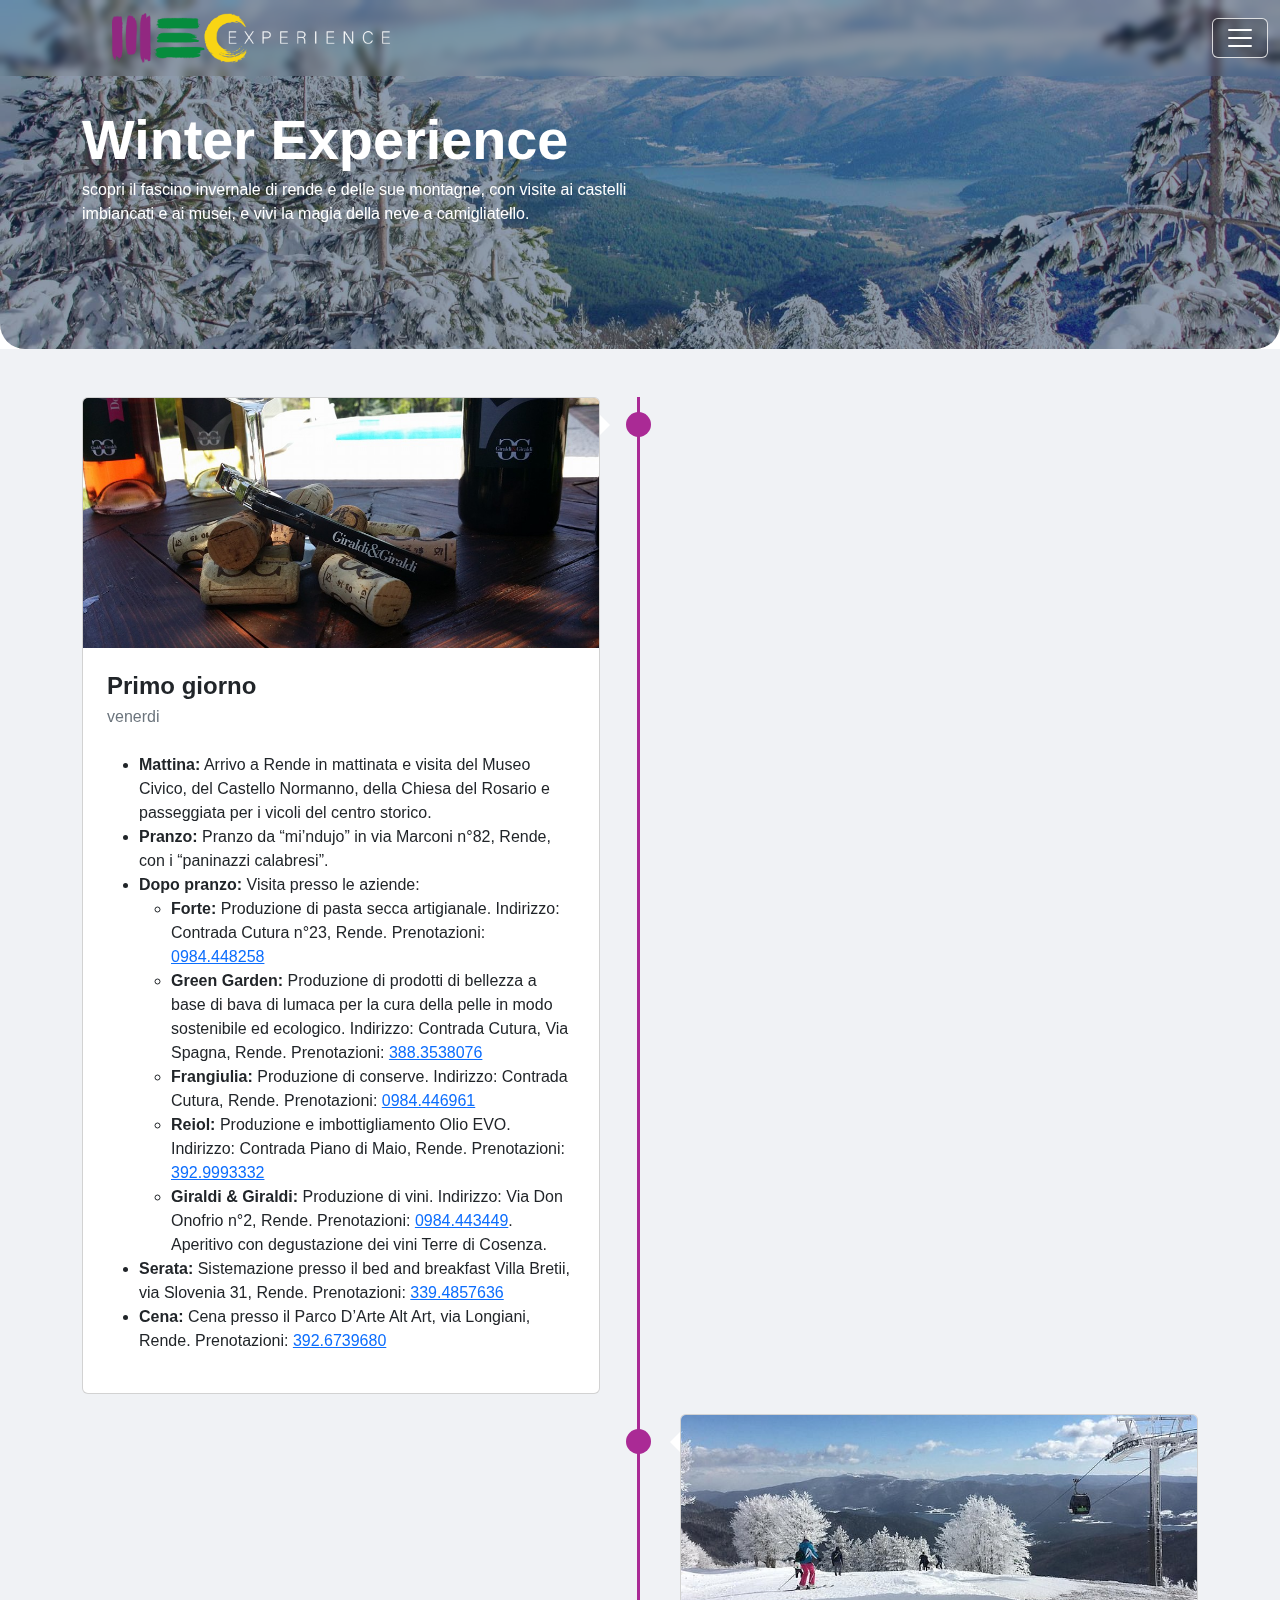
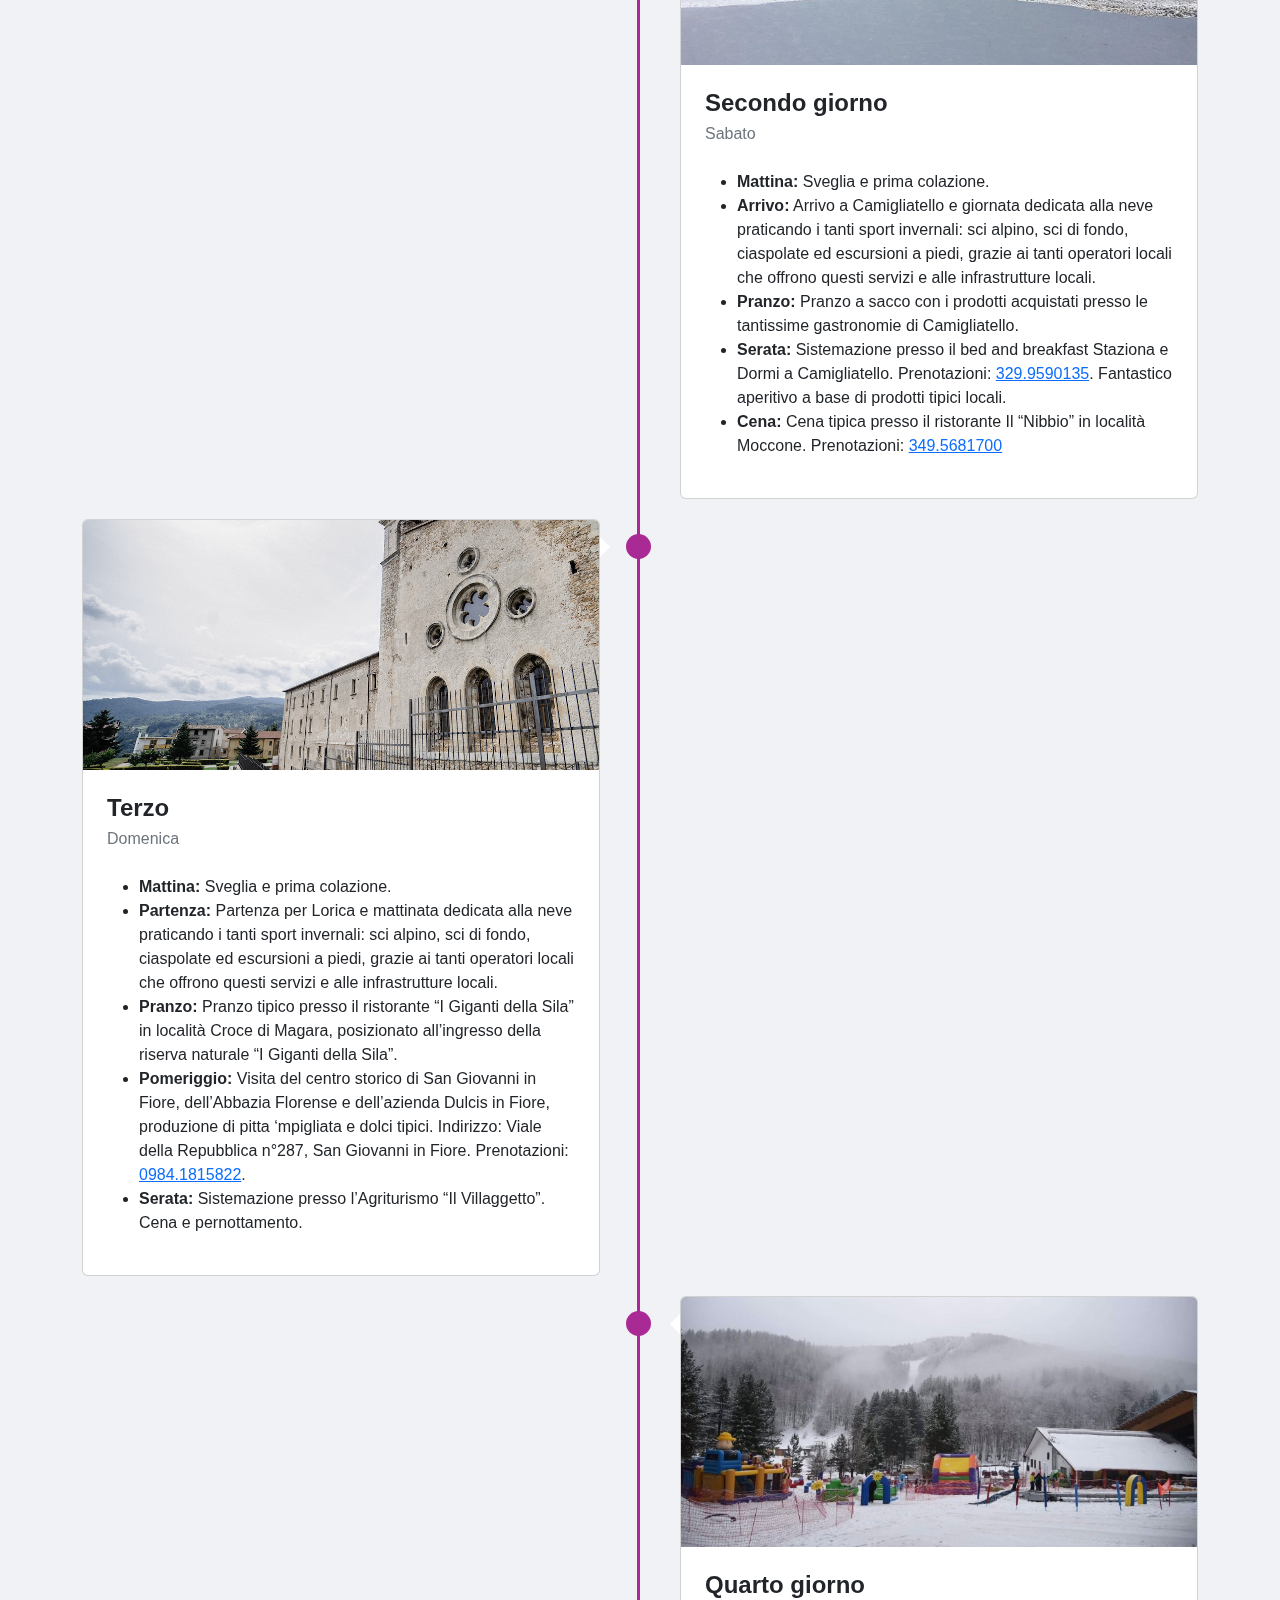
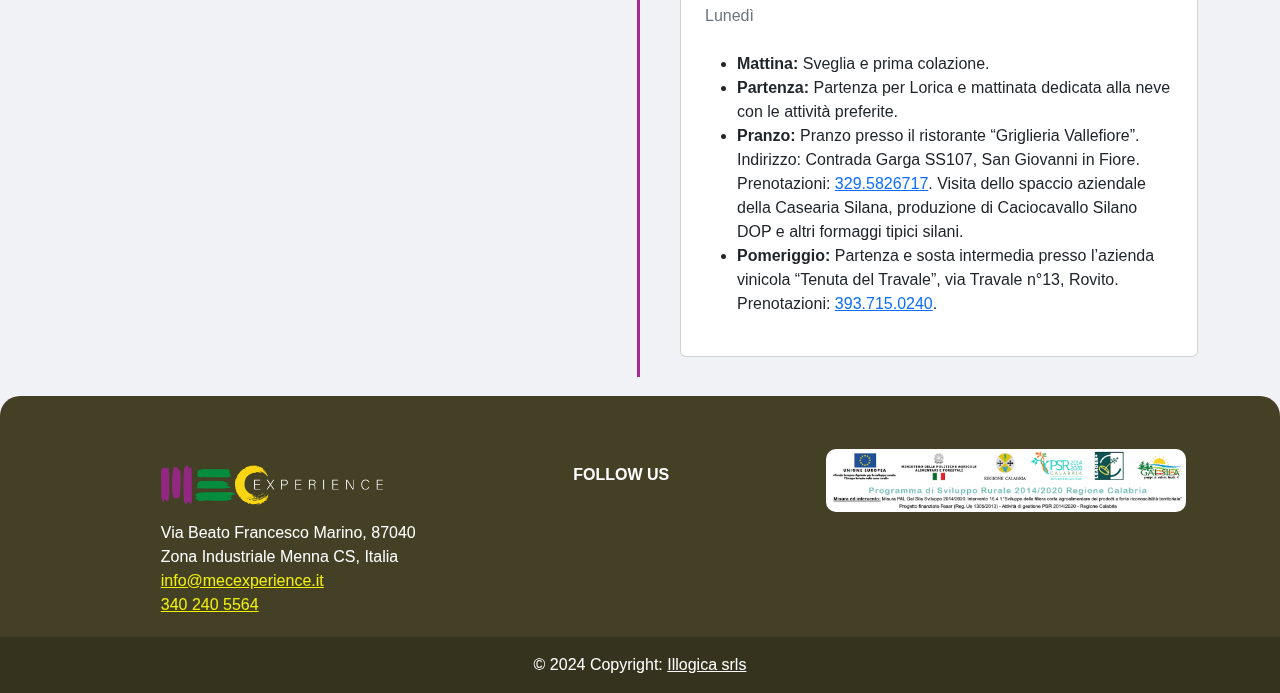
<file: winter.html>
<!DOCTYPE html>
<html lang="en">
    <head>
        <meta charset="utf-8" />
        <meta name="viewport" content="width=device-width, initial-scale=1, shrink-to-fit=no" />
        <meta name="description" content="" />
        <meta name="author" content="" />
        <title>MEC Winter experience</title>
        <!-- Favicon-->
        <link rel="icon" type="image/x-icon" href="assets/logo_mec.jpg" />
        <!-- Bootstrap icons-->
        <link href="https://cdn.jsdelivr.net/npm/bootstrap-icons@1.5.0/font/bootstrap-icons.css" rel="stylesheet" type="text/css" />
        <!-- Google fonts-->
        <link href="https://fonts.googleapis.com/css?family=Lato:300,400,700,300italic,400italic,700italic" rel="stylesheet" type="text/css" />
        <link rel="stylesheet" href="https://cdn.jsdelivr.net/npm/bootstrap-icons@1.11.3/font/bootstrap-icons.min.css">
        <!-- Core theme CSS (includes Bootstrap)-->
        <link href="css/styles.css" rel="stylesheet" />
        <link href="css/stile.css" rel="stylesheet" />
    </head>
    <body>

        <nav class="navbar fixed-top">
            <div class="container-fluid">
              <a class="navbar-brand" href="./index.html">
                <img id="mainLogo" style="height: 50px; margin-left: 100px;" src="./assets/logoMex-exwhite.png" alt="">
              </a>
              <button class="navbar-toggler" type="button" data-bs-toggle="offcanvas" data-bs-target="#offcanvasNavbar" aria-controls="offcanvasNavbar">
                <span class="navbar-toggler-icon"></span>
              </button>
              <div class="offcanvas offcanvas-end" tabindex="-1" id="offcanvasNavbar" aria-labelledby="offcanvasNavbarLabel">
                <div class="offcanvas-header">
                  <h5 class="offcanvas-title" id="offcanvasNavbarLabel">Menu</h5>
                  <button type="button" class="btn-close" data-bs-dismiss="offcanvas" aria-label="Close"></button>
                </div>
                <div class="offcanvas-body">
                    <ul class="navbar-nav justify-content-end flex-grow-1 pe-3">
                        <li class="nav-item">
                            <a class="nav-link active" aria-current="page" href="./index.html">Home</a>
                        </li>
                        <li class="nav-item">
                            <a class="nav-link" href="./spring.html">Spring Experience</a>
                        </li>
                        <li class="nav-item">
                            <a class="nav-link" href="./autumn.html">Autumn Experience</a>
                        </li>
                        <li class="nav-item">
                            <a class="nav-link" href="./winter.html">Winter Experience</a>
                        </li>
                        <li class="nav-item">
                            <a id="contattiBut" onclick="closeMenu();" class="nav-link" href="#contatti">Contatti</a>
                        </li>
                    </ul>
                 
                </div>
              </div>
            </div>
        </nav>
        <!-- Masthead-->
        <header class="masthead4">
            <div class="container position-relative">
                <div class="row justify-content-left">
                    <div class="col-xl-6">
                        <div id="coverTexts"  class="text-left text-white">
                            <!-- Page heading-->
                            <span>
                                <h1 class="mb-1 coverTit">Winter Experience</h1>
                                <p id="coverDesc">Scopri il fascino invernale di Rende e delle sue montagne, con visite ai castelli imbiancati e ai musei, e vivi la magia della neve a Camigliatello.</p>
                            </span>
                            <a href="" class="bnt btn-primary"></a>
                        </div>
                    </div>
                </div>
            </div>
        </header>
        
        <section style="background-color: #F0F2F5;">
            <div class="container py-5">
              <div class="main-timeline-2">
                <div class="timeline-2 left-2">
                  <div class="card">
                    <img src="./assets/img/giraldi.jpg" class="card-img-top" alt="Responsive image">

                    <div class="card-body p-4">
                        <h4 class="fw-bold mb-1">Primo giorno</h4>
                        <p class="text-muted mb-4"><i class="far fa-clock" aria-hidden="true"></i> venerdi</p>

                        <div class="itinerary">
                            <ul>
                                <li>
                                    <strong>Mattina:</strong> Arrivo a Rende in mattinata e visita del Museo Civico, del Castello Normanno, della Chiesa del Rosario e passeggiata per i vicoli del centro storico.
                                </li>
                                <li>
                                    <strong>Pranzo:</strong> Pranzo da “mi’ndujo” in via Marconi n°82, Rende, con i “paninazzi calabresi”.
                                </li>
                                <li>
                                    <strong>Dopo pranzo:</strong> Visita presso le aziende:
                                    <ul>
                                        <li>
                                            <strong>Forte:</strong> Produzione di pasta secca artigianale. Indirizzo: Contrada Cutura n°23, Rende. Prenotazioni: <a href="tel:0984448258">0984.448258</a>
                                        </li>
                                        <li>
                                            <strong>Green Garden:</strong> Produzione di prodotti di bellezza a base di bava di lumaca per la cura della pelle in modo sostenibile ed ecologico. Indirizzo: Contrada Cutura, Via Spagna, Rende. Prenotazioni: <a href="tel:3883538076">388.3538076</a>
                                        </li>
                                        <li>
                                            <strong>Frangiulia:</strong> Produzione di conserve. Indirizzo: Contrada Cutura, Rende. Prenotazioni: <a href="tel:0984446961">0984.446961</a>
                                        </li>
                                        <li>
                                            <strong>Reiol:</strong> Produzione e imbottigliamento Olio EVO. Indirizzo: Contrada Piano di Maio, Rende. Prenotazioni: <a href="tel:3929993332">392.9993332</a>
                                        </li>
                                        <li>
                                            <strong>Giraldi & Giraldi:</strong> Produzione di vini. Indirizzo: Via Don Onofrio n°2, Rende. Prenotazioni: <a href="tel:0984443449">0984.443449</a>. Aperitivo con degustazione dei vini Terre di Cosenza.
                                        </li>
                                    </ul>
                                </li>
                                <li>
                                    <strong>Serata:</strong> Sistemazione presso il bed and breakfast Villa Bretii, via Slovenia 31, Rende. Prenotazioni: <a href="tel:3394857636">339.4857636</a>
                                </li>
                                <li>
                                    <strong>Cena:</strong> Cena presso il Parco D’Arte Alt Art, via Longiani, Rende. Prenotazioni: <a href="tel:3926739680">392.6739680</a>
                                </li>
                            </ul>
                        </div>
                        
                        
                        
                    </div>
                  </div>
                </div>


                <div class="timeline-2 right-2">
                  <div class="card">
                    <img src="./assets/img/sci.jpg" class="card-img-top" alt="Responsive image">
                    <div class="card-body p-4">
                        <h4 class="fw-bold mb-1">Secondo giorno</h4>
                        <p class="text-muted mb-4"><i class="far fa-clock" aria-hidden="true"></i>Sabato</p>
                        
                        <div class="itinerary">
                            <ul>
                                <li>
                                    <strong>Mattina:</strong> Sveglia e prima colazione.
                                </li>
                                <li>
                                    <strong>Arrivo:</strong> Arrivo a Camigliatello e giornata dedicata alla neve praticando i tanti sport invernali: sci alpino, sci di fondo, ciaspolate ed escursioni a piedi, grazie ai tanti operatori locali che offrono questi servizi e alle infrastrutture locali.
                                </li>
                                <li>
                                    <strong>Pranzo:</strong> Pranzo a sacco con i prodotti acquistati presso le tantissime gastronomie di Camigliatello.
                                </li>
                                <li>
                                    <strong>Serata:</strong> Sistemazione presso il bed and breakfast Staziona e Dormi a Camigliatello. Prenotazioni: <a href="tel:3299590135">329.9590135</a>. Fantastico aperitivo a base di prodotti tipici locali.
                                </li>
                                <li>
                                    <strong>Cena:</strong> Cena tipica presso il ristorante Il “Nibbio” in località Moccone. Prenotazioni: <a href="tel:3495681700">349.5681700</a>
                                </li>
                            </ul>
                        </div>
                        
                        
                        
                    </div>
                  </div>
                </div>


                <div class="timeline-2 left-2">
                  <div class="card">
                    <img src="./assets/img/abbaziawinter.jpg" class="card-img-top"
                      alt="Responsive image">
                    <div class="card-body p-4">
                        <h4 class="fw-bold mb-1">Terzo</h4>
                        <p class="text-muted mb-4"><i class="far fa-clock" aria-hidden="true"></i>Domenica</p>
                        
                        <div class="itinerary">
                            <ul>
                                <li>
                                    <strong>Mattina:</strong> Sveglia e prima colazione.
                                </li>
                                <li>
                                    <strong>Partenza:</strong> Partenza per Lorica e mattinata dedicata alla neve praticando i tanti sport invernali: sci alpino, sci di fondo, ciaspolate ed escursioni a piedi, grazie ai tanti operatori locali che offrono questi servizi e alle infrastrutture locali.
                                </li>
                                <li>
                                    <strong>Pranzo:</strong> Pranzo tipico presso il ristorante “I Giganti della Sila” in località Croce di Magara, posizionato all’ingresso della riserva naturale “I Giganti della Sila”.
                                </li>
                                <li>
                                    <strong>Pomeriggio:</strong> Visita del centro storico di San Giovanni in Fiore, dell’Abbazia Florense e dell’azienda Dulcis in Fiore, produzione di pitta ‘mpigliata e dolci tipici. Indirizzo: Viale della Repubblica n°287, San Giovanni in Fiore. Prenotazioni: <a href="tel:09841815822">0984.1815822</a>.
                                </li>
                                <li>
                                    <strong>Serata:</strong> Sistemazione presso l’Agriturismo “Il Villaggetto”. Cena e pernottamento.
                                </li>
                            </ul>
                        </div>
                        
                        
                        
                    </div>
                  </div>
                </div>


                <div class="timeline-2 right-2">
                  <div class="card">
                    <img src="./assets/img/lorica.jpg" class="card-img-top"
                      alt="Responsive image">
                    <div class="card-body p-4">
                        <h4 class="fw-bold mb-1">Quarto giorno</h4>
                        <p class="text-muted mb-4"><i class="far fa-clock" aria-hidden="true"></i> Lunedì</p>

                        <div class="itinerary">
                            <ul>
                                <li>
                                    <strong>Mattina:</strong> Sveglia e prima colazione.
                                </li>
                                <li>
                                    <strong>Partenza:</strong> Partenza per Lorica e mattinata dedicata alla neve con le attività preferite.
                                </li>
                                <li>
                                    <strong>Pranzo:</strong> Pranzo presso il ristorante “Griglieria Vallefiore”. Indirizzo: Contrada Garga SS107, San Giovanni in Fiore. Prenotazioni: <a href="tel:3295826717">329.5826717</a>. Visita dello spaccio aziendale della Casearia Silana, produzione di Caciocavallo Silano DOP e altri formaggi tipici silani.
                                </li>
                                <li>
                                    <strong>Pomeriggio:</strong> Partenza e sosta intermedia presso l’azienda vinicola “Tenuta del Travale”, via Travale n°13, Rovito. Prenotazioni: <a href="tel:3937150240">393.715.0240</a>.
                                </li>
                            </ul>
                        </div>
                        
                        
                        
                    </div>
                  </div>
                </div>
                
              </div>
            </div>
        </section>
       
        

        <!-- Footer -->
        <footer id="contatti" class="text-center text-lg-start text-white" style="background-color: #434025">
            <div id="spazioBordi"></div>

            <!-- Grid container -->
            <div class="container p-4 pb-0">
                <!-- Section: Links -->
                <section class="">
                    <!--Grid row-->
                    <div class="row">
                        <!-- Grid column -->
                        <div id="footerInfo" class="col-md-3 col-lg-3 col-xl-3 mx-auto mt-3">
                            <img class="mb-3" height="40px" src="./assets/logoMex-exwhite.png" alt="">
                            <p><i class="fas fa-home mr-3"></i> Via Beato Francesco Marino, 87040 Zona Industriale Menna CS, Italia</p>
                            <span>
                                <i class="bi bi-envelope"></i>
                                <a href="mailto:info@mecexperience.it">info@mecexperience.it</a> <br>
                            </span>
                            <span>
                                <i class="bi bi-telephone-fill"></i>
                                <a href="tel:340 240 5564">340 240 5564</a>
                            </span>
                      
                        </div>

                        <hr class="w-100 clearfix d-md-none" />
                        <!-- Grid column -->
                        <div class="col-md-3 col-lg-2 col-xl-2 mx-auto mt-3">
                            <h6 class="text-uppercase mb-4 font-weight-bold">Follow us</h6>

                            <!-- Facebook -->
                            <a class="btn text-white p-0" target="_blank"  href="https://www.facebook.com/mercatoeccellenzecalabria/?locale=it_IT" role="button"> 
                                <i class="bi bi-facebook h4"></i>
                            </a>
                            <a class="btn text-white" target="_blank" href="https://www.instagram.com/mec_calabria/" role="button"> 
                                <i class="bi bi-instagram h4"></i>
                            </a>
                        
                        </div>

                        <hr class="w-100 clearfix d-md-none" />

                        <!-- Grid column -->
                        <div class="col-md-3 col-lg-2 col-xl-2" style="width: 30vw;">
                            <img id="loghiProg" src="./assets/loghi-progetto.png" alt="loghi progetto Mec experience">
                        </div>

                    </div>
                    <!--Grid row-->
                </section>
                <!-- Section: Links -->
            </div>
            <!-- Grid container -->

            <!-- Copyright -->
            <div class="text-center p-3" style="background-color: rgba(0, 0, 0, 0.2)">
                © 2024 Copyright:
                <a class="text-white" href="https://primacom.cloud/" target="_blank">Illogica srls</a>
            </div>
            <!-- Copyright -->
        </footer>
        <!-- Footer -->

        <!-- Bootstrap core JS-->
        <script src="https://cdn.jsdelivr.net/npm/bootstrap@5.2.3/dist/js/bootstrap.bundle.min.js"></script>
        <script src="js/scripts.js"></script>
    </body>
</html>
</file>
<file: css/stile.css>
.menuVoice {color: black; text-decoration: none;}
.menuVoice:hover {color: #922981; text-decoration: underline;}

button:hover {cursor: pointer !important;}

header.masthead {
    position: relative;
    background-color: #343a40;
    background: url("../assets/img/autumn.jpeg") no-repeat center center;
    background-size: cover;
    padding-top: 8rem;
    border-radius: 0 0 25px 25px;
}
header.masthead:before {
    content: "";
    position: absolute;
    background-color: #1c375e;
    height: 100%;
    width: 100%;
    top: 0;
    left: 0;
    opacity: 0.5;
    border-radius: 0 0 25px 25px;
}
header.masthead h1, header.masthead .h1 {
    font-size: 2rem;
}
@media (min-width: 768px) {
    header.masthead {
      padding-top: 12rem;
      padding-bottom: 12rem;
    }
    header.masthead h1, header.masthead .h1 {
      font-size: 3rem;
    }
}
header.masthead2 {
    position: relative;
    background-color: #343a40;
    background: url("../assets/img/vallegialla.jpeg") no-repeat center center;
    background-size: cover;
    padding-top: 8rem;
    border-radius: 0 0 25px 25px;
}
header.masthead3 {
    position: relative;
    background-color: #343a40;
    background: url("../assets/img/autumn.jpeg") no-repeat center center;
    background-size: cover;
    padding-top: 8rem;
    border-radius: 0 0 25px 25px;
}
header.masthead4 {
    position: relative;
    background-color: #343a40;
    background: url("../assets/img/conneve.jpg") no-repeat center center;
    background-size: cover;
    padding-top: 8rem;
    border-radius: 0 0 25px 25px;
}


header.masthead2:before, header.masthead3:before, header.masthead4:before   {
    content: "";
    position: absolute;
    background-color: #1c375e;
    height: 100%;
    width: 100%;
    top: 0;
    left: 0;
    opacity: 0.5;
    border-radius: 0 0 25px 25px;
}
header.masthead2 h1, header.masthead2 .h1, header.masthead3 h1, header.masthead3 .h1, header.masthead4 h1, header.masthead4 .h1  {
    font-size: 2rem;
}
@media (min-width: 768px) {
    header.masthead2, header.masthead3, header.masthead4 {
      padding-top: 6.7rem;
      padding-bottom: 6.7rem;
    }
    header.masthead2 h1, header.masthead2 .h1, header.masthead3 h1, header.masthead3 .h1 ,header.masthead4 h1, header.masthead4 .h1  {
      font-size: 3rem;
    }
}
.navbar-toggler {
    background: #00000036
}
.nav-link:hover {
    cursor: pointer !important;
    color: orange;
}
.nav-link.active {
    color: orange !important;
}

#coverDesc {
    text-transform: lowercase;
}
  
.showcase .showcase-text {
    padding: 3rem;
}

.showcase .showcase-img {
    min-height: 30rem;
    background-size: cover;
    border-radius: 25px 0 0 25px;
}
.showcase .showcase-img2 {
    min-height: 30rem;
    background-size: cover;
    border-radius: 0 25px 25px 0;
}
@media (min-width: 768px) {
    .showcase .showcase-text {
      padding: 7rem;
    }
    
}

.offcanvas {
    height: 100lvh !important;
    border-radius: 20px 0 0 20px;
}

.features-icons {
    padding-top: 3rem;
    padding-bottom: 3rem;
}
.features-icons .features-icons-item {
    max-width: 20rem;
}
.features-icons .features-icons-item .features-icons-icon {
    height: 7rem;
}
.features-icons .features-icons-item .features-icons-icon i {
    font-size: 4.5rem;
}
  
  
.coverTit {
    font-size: 6.2lvh !important;
    text-align: left;
}



/*
schedule*/
/* The actual timeline (the vertical ruler) */
.main-timeline-2 {
    position: relative;
  }
  
/* The actual timeline (the vertical ruler) */
.main-timeline-2::after {
content: "";
position: absolute;
width: 3px;
background-color: #aa2a95;
top: 0;
bottom: 0;
left: 50%;
margin-left: -3px;
}

/* Container around content */
.timeline-2 {
position: relative;
background-color: inherit;
width: 50%;
}

.card img {
    height: 250px;
    object-fit: cover;
}
.card-body h4 {
    margin: 0;
}

/* The circles on the timeline */
.timeline-2::after {
content: "";
position: absolute;
width: 25px;
height: 25px;
right: -11px;
background-color: #aa2a95;
top: 15px;
border-radius: 50%;
z-index: 1;
}

/* Place the container to the left */
.left-2 {
padding: 0px 40px 20px 0px;
left: 0;
}

/* Place the container to the right */
.right-2 {
padding: 0px 0px 20px 40px;
left: 50%;
}

/* Add arrows to the left container (pointing right) */
.left-2::before {
content: " ";
position: absolute;
top: 18px;
z-index: 1;
right: 30px;
border: medium solid white;
border-width: 10px 0 10px 10px;
border-color: transparent transparent transparent white;
}

/* Add arrows to the right container (pointing left) */
.right-2::before {
content: " ";
position: absolute;
top: 18px;
z-index: 1;
left: 30px;
border: medium solid white;
border-width: 10px 10px 10px 0;
border-color: transparent white transparent transparent;
}

/* Fix the circle for containers on the right side */
.right-2::after {
left: -14px;
}

/* Media queries - Responsive timeline on screens less than 600px wide */
@media screen and (max-width: 600px) {

  
    .main-timeline-2::after {
        left: 31px;
    }

    /* Full-width containers */
    .timeline-2 {
        width: 100%;
        padding-left: 70px;
        padding-right: 25px;
    }

    /* Make sure that all arrows are pointing leftwards */
    .timeline-2::before {
        left: 60px;
        border: medium solid white;
        border-width: 10px 10px 10px 0;
        border-color: transparent white transparent transparent;
    }

    /* Make sure all circles are at the same spot */
    .left-2::after,
    .right-2::after {
        left: 18px;
    }

    .left-2::before {
        right: auto;
    }

    /* Make all right containers behave like the left ones */
    .right-2 {
        left: 0%;
    }
}
/* schedule */



.call-to-action {
    position: relative;
    background: url("../assets/img/lago2.jpeg") no-repeat center center;
    background-size: cover;
    padding-top: 7rem;
    padding-bottom: 7rem;
}
.call-to-action:before {
    content: "";
    position: absolute;
    background-color: #5e5b1c;
    height: 100%;
    width: 100%;
    top: 0;
    left: 0;
    opacity: 0.5;
}
  
footer.footer {
    padding-top: 4rem;
    padding-bottom: 4rem;
}

#contatti {
    position: relative;
}

#spazioBordi {
    position: absolute;
    background-color: #434025;
    top: -29px;
    left: 0;
    height: 30px;
    border-radius: 20px 20px 0 0;
    width: 100%;
}

#loghiProg {
    width: 100%;
    border-radius: 10px;
}
#footerInfo {
    margin: 20px;
}
#footerInfo p{
    margin: 0;
}
#footerInfo a{
    color: rgb(241, 241, 7);
}



@media (max-width: 768px) {

    #mainLogo {
        margin-left: 0 !important;
    }
    .coverTit {
        font-size: 5.2lvh !important;
    }
    
    #coverTexts {
        padding: 30px !important;
    }
}
</file>
